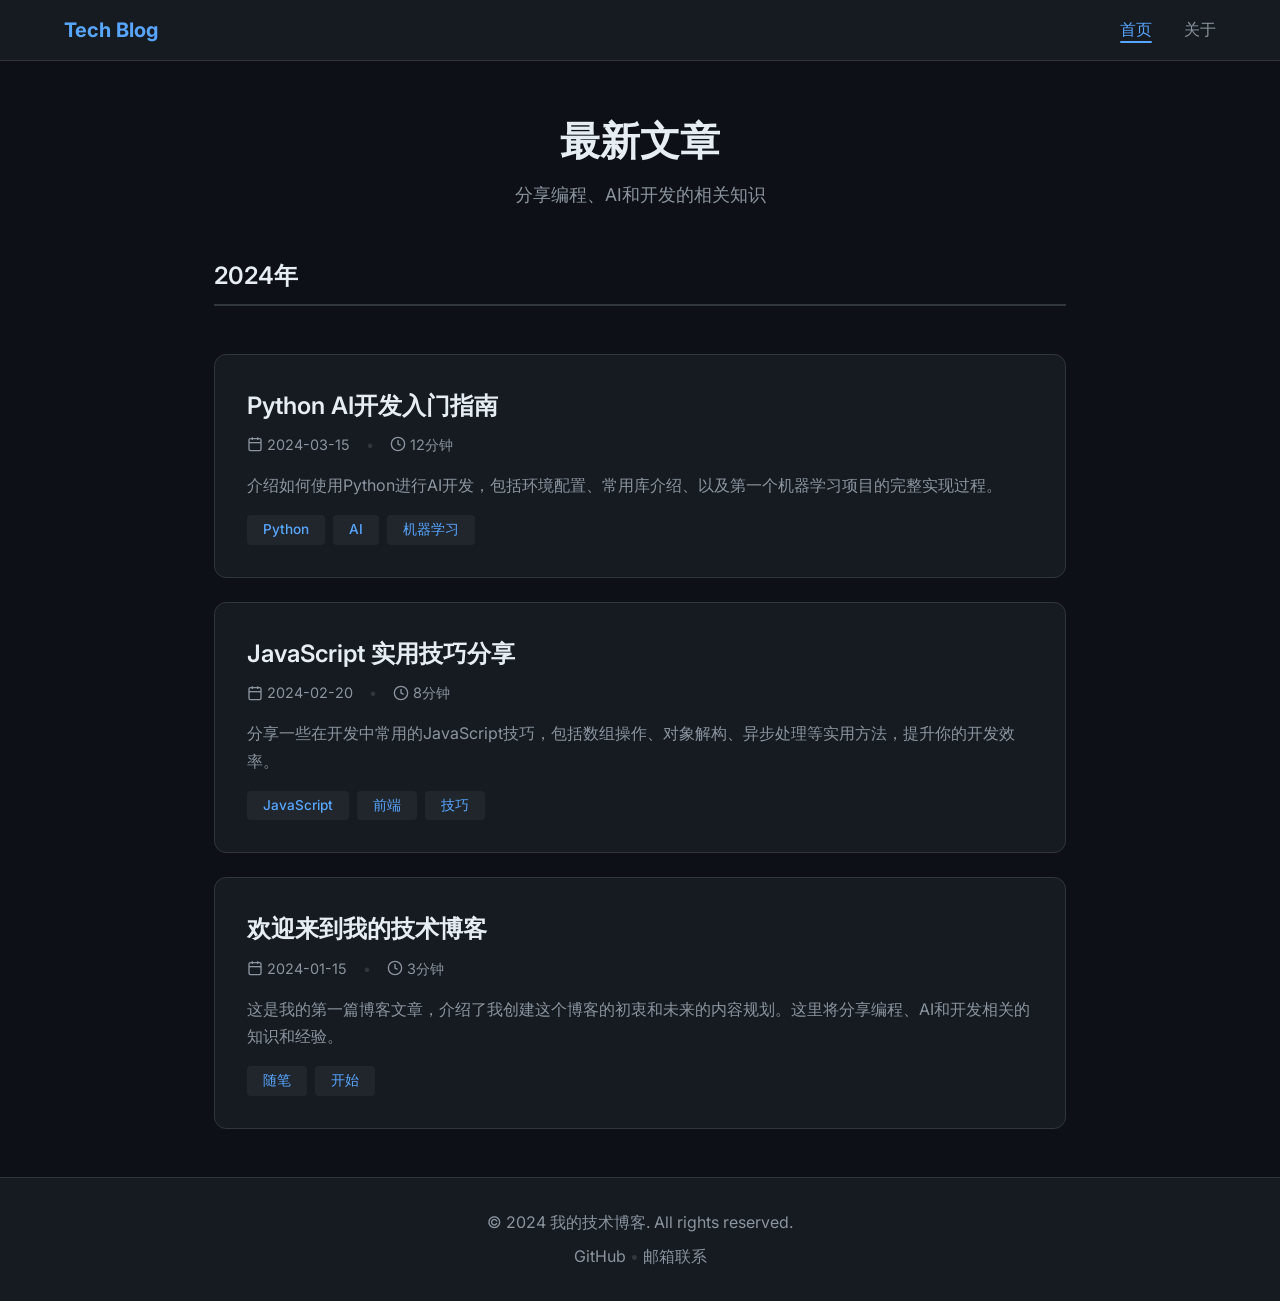
<file: index.html>
<!DOCTYPE html>
<html lang="zh-CN">
<head>
    <meta charset="UTF-8">
    <meta name="viewport" content="width=device-width, initial-scale=1.0">
    <meta name="description" content="技术博客 - 分享编程、AI和开发相关知识">
    <title>我的技术博客</title>

    <!-- CSS -->
    <link rel="stylesheet" href="css/style.css">
    <link rel="stylesheet" href="css/dark-theme.css">

    <!-- Google Fonts -->
    <link rel="preconnect" href="https://fonts.googleapis.com">
    <link rel="preconnect" href="https://fonts.gstatic.com" crossorigin>
    <link href="https://fonts.googleapis.com/css2?family=Inter:wght@400;500;600;700&family=JetBrains+Mono:wght@400;500&display=swap" rel="stylesheet">
</head>
<body>
    <!-- 导航栏 -->
    <nav class="navbar">
        <div class="nav-container">
            <a href="index.html" class="nav-logo">
                <span class="logo-text">Tech Blog</span>
            </a>
            <button class="nav-toggle" aria-label="切换导航菜单">
                <span></span>
                <span></span>
                <span></span>
            </button>
            <ul class="nav-menu">
                <li><a href="index.html" class="nav-link active">首页</a></li>
                <li><a href="about.html" class="nav-link">关于</a></li>
            </ul>
        </div>
    </nav>

    <!-- 主要内容区 -->
    <main class="main-content">
        <div class="container">
            <!-- 页面标题 -->
            <header class="page-header">
                <h1 class="page-title">最新文章</h1>
                <p class="page-subtitle">分享编程、AI和开发的相关知识</p>
            </header>

            <!-- 文章列表容器 -->
            <div id="posts-container" class="posts-container">
                <!-- 文章将通过JavaScript动态加载 -->
                <div class="loading">
                    <div class="spinner"></div>
                    <p>加载中...</p>
                </div>
            </div>
        </div>
    </main>

    <!-- 页脚 -->
    <footer class="footer">
        <div class="container">
            <div class="footer-content">
                <p>&copy; 2024 我的技术博客. All rights reserved.</p>
                <p class="footer-links">
                    <a href="https://github.com" target="_blank" rel="noopener noreferrer">GitHub</a>
                    <span class="separator">•</span>
                    <a href="mailto:your.email@example.com">邮箱联系</a>
                </p>
            </div>
        </div>
    </footer>

    <!-- JavaScript -->
    <script src="js/config.js"></script>
    <script src="js/posts.js"></script>
    <script src="js/main.js"></script>
</body>
</html>
</file>
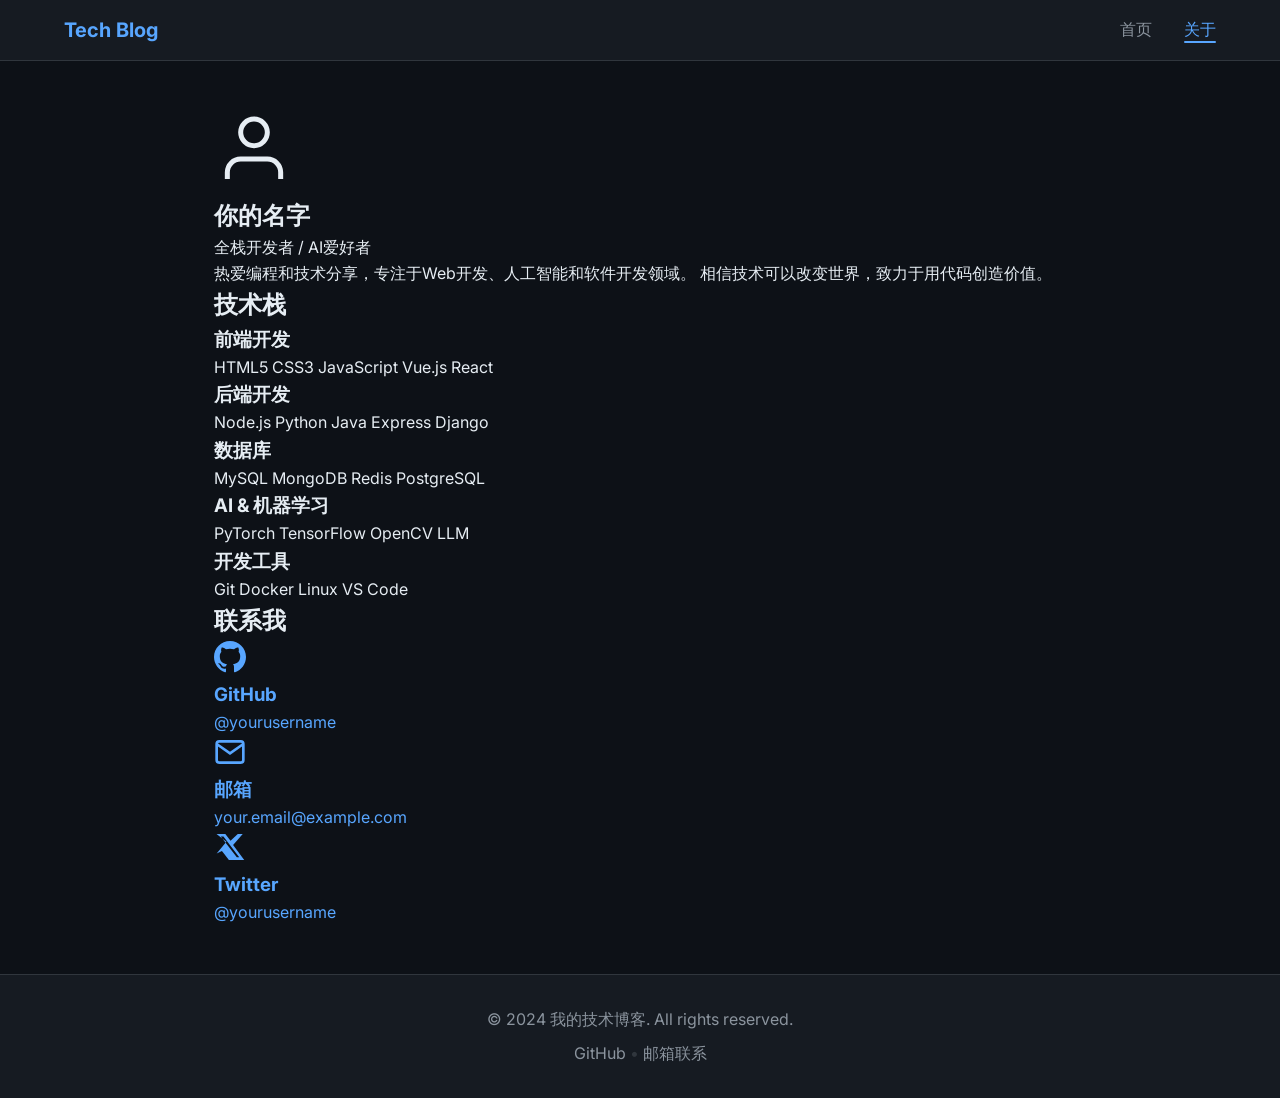
<file: about.html>
<!DOCTYPE html>
<html lang="zh-CN">
<head>
    <meta charset="UTF-8">
    <meta name="viewport" content="width=device-width, initial-scale=1.0">
    <meta name="description" content="关于我 - 技术博客">
    <title>关于我 - 我的技术博客</title>

    <!-- CSS -->
    <link rel="stylesheet" href="css/style.css">
    <link rel="stylesheet" href="css/dark-theme.css">

    <!-- Google Fonts -->
    <link rel="preconnect" href="https://fonts.googleapis.com">
    <link rel="preconnect" href="https://fonts.gstatic.com" crossorigin>
    <link href="https://fonts.googleapis.com/css2?family=Inter:wght@400;500;600;700&family=JetBrains+Mono:wght@400;500&display=swap" rel="stylesheet">
</head>
<body>
    <!-- 导航栏 -->
    <nav class="navbar">
        <div class="nav-container">
            <a href="index.html" class="nav-logo">
                <span class="logo-text">Tech Blog</span>
            </a>
            <button class="nav-toggle" aria-label="切换导航菜单">
                <span></span>
                <span></span>
                <span></span>
            </button>
            <ul class="nav-menu">
                <li><a href="index.html" class="nav-link">首页</a></li>
                <li><a href="about.html" class="nav-link active">关于</a></li>
            </ul>
        </div>
    </nav>

    <!-- 主要内容区 -->
    <main class="main-content">
        <div class="container">
            <!-- 个人简介卡片 -->
            <section class="about-section">
                <div class="about-card">
                    <div class="avatar-wrapper">
                        <div class="avatar">
                            <svg width="80" height="80" viewBox="0 0 24 24" fill="none" stroke="currentColor" stroke-width="1.5">
                                <path d="M20 21v-2a4 4 0 0 0-4-4H8a4 4 0 0 0-4 4v2"/>
                                <circle cx="12" cy="7" r="4"/>
                            </svg>
                        </div>
                    </div>
                    <h1 class="about-name">你的名字</h1>
                    <p class="about-title">全栈开发者 / AI爱好者</p>
                    <p class="about-bio">
                        热爱编程和技术分享，专注于Web开发、人工智能和软件开发领域。
                        相信技术可以改变世界，致力于用代码创造价值。
                    </p>
                </div>
            </section>

            <!-- 技能标签 -->
            <section class="skills-section">
                <h2 class="section-title">技术栈</h2>
                <div class="skills-grid">
                    <div class="skill-category">
                        <h3 class="skill-category-title">前端开发</h3>
                        <div class="skill-tags">
                            <span class="skill-tag">HTML5</span>
                            <span class="skill-tag">CSS3</span>
                            <span class="skill-tag">JavaScript</span>
                            <span class="skill-tag">Vue.js</span>
                            <span class="skill-tag">React</span>
                        </div>
                    </div>
                    <div class="skill-category">
                        <h3 class="skill-category-title">后端开发</h3>
                        <div class="skill-tags">
                            <span class="skill-tag">Node.js</span>
                            <span class="skill-tag">Python</span>
                            <span class="skill-tag">Java</span>
                            <span class="skill-tag">Express</span>
                            <span class="skill-tag">Django</span>
                        </div>
                    </div>
                    <div class="skill-category">
                        <h3 class="skill-category-title">数据库</h3>
                        <div class="skill-tags">
                            <span class="skill-tag">MySQL</span>
                            <span class="skill-tag">MongoDB</span>
                            <span class="skill-tag">Redis</span>
                            <span class="skill-tag">PostgreSQL</span>
                        </div>
                    </div>
                    <div class="skill-category">
                        <h3 class="skill-category-title">AI & 机器学习</h3>
                        <div class="skill-tags">
                            <span class="skill-tag">PyTorch</span>
                            <span class="skill-tag">TensorFlow</span>
                            <span class="skill-tag">OpenCV</span>
                            <span class="skill-tag">LLM</span>
                        </div>
                    </div>
                    <div class="skill-category">
                        <h3 class="skill-category-title">开发工具</h3>
                        <div class="skill-tags">
                            <span class="skill-tag">Git</span>
                            <span class="skill-tag">Docker</span>
                            <span class="skill-tag">Linux</span>
                            <span class="skill-tag">VS Code</span>
                        </div>
                    </div>
                </div>
            </section>

            <!-- 联系方式 -->
            <section class="contact-section">
                <h2 class="section-title">联系我</h2>
                <div class="contact-grid">
                    <a href="https://github.com/yourusername" target="_blank" rel="noopener noreferrer" class="contact-card">
                        <svg width="32" height="32" viewBox="0 0 24 24" fill="currentColor">
                            <path d="M12 0c-6.626 0-12 5.373-12 12 0 5.302 3.438 9.8 8.207 11.387.599.111.793-.261.793-.577v-2.234c-3.338.726-4.033-1.416-4.033-1.416-.546-1.387-1.333-1.756-1.333-1.756-1.089-.745.083-.729.083-.729 1.205.084 1.839 1.237 1.839 1.237 1.07 1.834 2.807 1.304 3.492.997.107-.775.418-1.305.762-1.604-2.665-.305-5.467-1.334-5.467-5.931 0-1.311.469-2.381 1.236-3.221-.124-.303-.535-1.524.117-3.181 0 0 1.008-.322 3.301 1.23.957-.266 1.983-.399 3.003-.404 1.02.005 2.047.138 3.006.404 2.291-1.552 3.297-1.23 3.297-1.23.653 1.657.242 2.878.118 3.181.77.84 1.235 1.911 1.235 3.221 0 4.609-2.807 5.624-5.479 5.921.43.372.823 1.102.823 2.222v3.293c0 .319.192.694.801.576 4.765-1.589 8.199-6.086 8.199-11.386 0-6.627-5.373-12-12-12z"/>
                        </svg>
                        <div class="contact-info">
                            <h3>GitHub</h3>
                            <p>@yourusername</p>
                        </div>
                    </a>
                    <a href="mailto:your.email@example.com" class="contact-card">
                        <svg width="32" height="32" viewBox="0 0 24 24" fill="none" stroke="currentColor" stroke-width="2">
                            <path d="M4 4h16c1.1 0 2 .9 2 2v12c0 1.1-.9 2-2 2H4c-1.1 0-2-.9-2-2V6c0-1.1.9-2 2-2z"/>
                            <polyline points="22,6 12,13 2,6"/>
                        </svg>
                        <div class="contact-info">
                            <h3>邮箱</h3>
                            <p>your.email@example.com</p>
                        </div>
                    </a>
                    <a href="https://twitter.com/yourusername" target="_blank" rel="noopener noreferrer" class="contact-card">
                        <svg width="32" height="32" viewBox="0 0 24 24" fill="currentColor">
                            <path d="M18.244 2.25h3.308l-7.227 8.26 8.352 11.232H11.17l-5.214-6.817L1.99 16.915l7.314-8.898L1.882 2.25h6.628l3.886 5.096 5.448-5.096zm-1.161 17.52h1.833L7.084 4.126H5.103l12.014 15.646z"/>
                        </svg>
                        <div class="contact-info">
                            <h3>Twitter</h3>
                            <p>@yourusername</p>
                        </div>
                    </a>
                </div>
            </section>
        </div>
    </main>

    <!-- 页脚 -->
    <footer class="footer">
        <div class="container">
            <div class="footer-content">
                <p>&copy; 2024 我的技术博客. All rights reserved.</p>
                <p class="footer-links">
                    <a href="https://github.com" target="_blank" rel="noopener noreferrer">GitHub</a>
                    <span class="separator">•</span>
                    <a href="mailto:your.email@example.com">邮箱联系</a>
                </p>
            </div>
        </div>
    </footer>

    <!-- JavaScript -->
    <script src="js/config.js"></script>
    <script src="js/main.js"></script>
</body>
</html>
</file>
<file: css/style.css>
/* ========================================
   全局样式和变量
   ======================================== */

:root {
    /* 颜色变量 */
    --bg-primary: #0d1117;
    --bg-secondary: #161b22;
    --bg-tertiary: #21262d;
    --text-primary: #e6edf3;
    --text-secondary: #8b949e;
    --accent: #58a6ff;
    --accent-hover: #79c0ff;
    --border: #30363d;

    /* 字体 */
    --font-sans: 'Inter', -apple-system, BlinkMacSystemFont, 'Segoe UI', 'PingFang SC', 'Microsoft YaHei', sans-serif;
    --font-mono: 'JetBrains Mono', 'Fira Code', 'Consolas', monospace;

    /* 间距 */
    --spacing-xs: 0.25rem;
    --spacing-sm: 0.5rem;
    --spacing-md: 1rem;
    --spacing-lg: 1.5rem;
    --spacing-xl: 2rem;
    --spacing-2xl: 3rem;

    /* 边框圆角 */
    --radius-sm: 4px;
    --radius-md: 8px;
    --radius-lg: 12px;

    /* 过渡 */
    --transition-fast: 0.15s ease;
    --transition-normal: 0.2s ease;
    --transition-slow: 0.3s ease;

    /* 阴影 */
    --shadow-sm: 0 1px 2px rgba(0, 0, 0, 0.3);
    --shadow-md: 0 4px 6px rgba(0, 0, 0, 0.3);
    --shadow-lg: 0 10px 15px rgba(0, 0, 0, 0.3);
}

/* ========================================
   基础重置
   ======================================== */

* {
    margin: 0;
    padding: 0;
    box-sizing: border-box;
}

html {
    scroll-behavior: smooth;
    -webkit-text-size-adjust: 100%;
}

body {
    font-family: var(--font-sans);
    font-size: 16px;
    line-height: 1.6;
    color: var(--text-primary);
    background-color: var(--bg-primary);
    min-height: 100vh;
    display: flex;
    flex-direction: column;
}

/* ========================================
   布局
   ======================================== */

.container {
    width: 100%;
    max-width: 900px;
    margin: 0 auto;
    padding: 0 var(--spacing-lg);
}

.main-content {
    flex: 1;
    padding: var(--spacing-2xl) 0;
}

/* ========================================
   导航栏
   ======================================== */

.navbar {
    background-color: var(--bg-secondary);
    border-bottom: 1px solid var(--border);
    position: sticky;
    top: 0;
    z-index: 100;
}

.nav-container {
    max-width: 1200px;
    margin: 0 auto;
    padding: 0 var(--spacing-lg);
    display: flex;
    justify-content: space-between;
    align-items: center;
    height: 60px;
}

.nav-logo {
    display: flex;
    align-items: center;
    gap: var(--spacing-sm);
    text-decoration: none;
    color: var(--text-primary);
}

.logo-text {
    font-size: 1.25rem;
    font-weight: 700;
    color: var(--accent);
}

.nav-menu {
    display: flex;
    list-style: none;
    gap: var(--spacing-xl);
}

.nav-link {
    color: var(--text-secondary);
    text-decoration: none;
    font-weight: 500;
    transition: color var(--transition-normal);
    position: relative;
}

.nav-link:hover,
.nav-link.active {
    color: var(--accent);
}

.nav-link.active::after {
    content: '';
    position: absolute;
    bottom: -4px;
    left: 0;
    right: 0;
    height: 2px;
    background-color: var(--accent);
    border-radius: var(--radius-sm);
}

.nav-toggle {
    display: none;
    background: none;
    border: none;
    cursor: pointer;
    padding: var(--spacing-sm);
}

.nav-toggle span {
    display: block;
    width: 24px;
    height: 2px;
    background-color: var(--text-primary);
    margin: 5px 0;
    transition: var(--transition-normal);
}

/* ========================================
   页面标题
   ======================================== */

.page-header {
    text-align: center;
    margin-bottom: var(--spacing-2xl);
}

.page-title {
    font-size: 2.5rem;
    font-weight: 700;
    margin-bottom: var(--spacing-sm);
    color: var(--text-primary);
}

.page-subtitle {
    color: var(--text-secondary);
    font-size: 1.1rem;
}

/* ========================================
   文章列表
   ======================================== */

.posts-container {
    display: flex;
    flex-direction: column;
    gap: var(--spacing-lg);
}

.post-card {
    background-color: var(--bg-secondary);
    border: 1px solid var(--border);
    border-radius: var(--radius-lg);
    padding: var(--spacing-xl);
    transition: all var(--transition-normal);
    cursor: pointer;
}

.post-card:hover {
    border-color: var(--accent);
    transform: translateY(-2px);
    box-shadow: var(--shadow-md);
}

.post-card-header {
    margin-bottom: var(--spacing-md);
}

.post-card-title {
    font-size: 1.5rem;
    font-weight: 600;
    color: var(--text-primary);
    margin-bottom: var(--spacing-sm);
    transition: color var(--transition-normal);
}

.post-card:hover .post-card-title {
    color: var(--accent);
}

.post-card-meta {
    display: flex;
    align-items: center;
    gap: var(--spacing-md);
    color: var(--text-secondary);
    font-size: 0.9rem;
}

.post-card-date {
    display: flex;
    align-items: center;
    gap: var(--spacing-xs);
}

.post-card-reading-time {
    display: flex;
    align-items: center;
    gap: var(--spacing-xs);
}

.separator {
    color: var(--border);
}

.post-card-summary {
    color: var(--text-secondary);
    line-height: 1.7;
    margin-bottom: var(--spacing-md);
}

.post-card-tags {
    display: flex;
    flex-wrap: wrap;
    gap: var(--spacing-sm);
}

.tag {
    background-color: var(--bg-tertiary);
    color: var(--accent);
    padding: var(--spacing-xs) var(--spacing-md);
    border-radius: var(--radius-sm);
    font-size: 0.85rem;
    font-weight: 500;
}

/* 时间归档分组 */
.archive-year {
    font-size: 1.5rem;
    font-weight: 600;
    color: var(--text-primary);
    margin-top: var(--spacing-2xl);
    margin-bottom: var(--spacing-lg);
    padding-bottom: var(--spacing-sm);
    border-bottom: 2px solid var(--border);
}

.archive-year:first-child {
    margin-top: 0;
}

/* ========================================
   加载动画
   ======================================== */

.loading {
    display: flex;
    flex-direction: column;
    align-items: center;
    justify-content: center;
    padding: var(--spacing-2xl);
    color: var(--text-secondary);
}

.spinner {
    width: 40px;
    height: 40px;
    border: 3px solid var(--border);
    border-top-color: var(--accent);
    border-radius: 50%;
    animation: spin 1s linear infinite;
    margin-bottom: var(--spacing-md);
}

@keyframes spin {
    to {
        transform: rotate(360deg);
    }
}

/* ========================================
   页脚
   ======================================== */

.footer {
    background-color: var(--bg-secondary);
    border-top: 1px solid var(--border);
    padding: var(--spacing-xl) 0;
    margin-top: auto;
}

.footer-content {
    text-align: center;
    color: var(--text-secondary);
}

.footer-links {
    margin-top: var(--spacing-sm);
}

.footer-links a {
    color: var(--text-secondary);
    text-decoration: none;
    transition: color var(--transition-normal);
}

.footer-links a:hover {
    color: var(--accent);
}

/* ========================================
   响应式设计
   ======================================== */

@media (max-width: 768px) {
    .nav-menu {
        display: none;
        position: absolute;
        top: 60px;
        left: 0;
        right: 0;
        background-color: var(--bg-secondary);
        border-bottom: 1px solid var(--border);
        padding: var(--spacing-lg);
        flex-direction: column;
        gap: var(--spacing-md);
    }

    .nav-menu.active {
        display: flex;
    }

    .nav-toggle {
        display: block;
    }

    .page-title {
        font-size: 2rem;
    }

    .post-card {
        padding: var(--spacing-lg);
    }

    .post-card-title {
        font-size: 1.25rem;
    }
}
</file>
<file: css/dark-theme.css>
/* ========================================
   深色主题样式
   ======================================== */

/* 滚动条样式 */
::-webkit-scrollbar {
    width: 8px;
    height: 8px;
}

::-webkit-scrollbar-track {
    background: var(--bg-primary);
}

::-webkit-scrollbar-thumb {
    background: var(--bg-tertiary);
    border-radius: 4px;
}

::-webkit-scrollbar-thumb:hover {
    background: var(--border);
}

/* 选择文本样式 */
::selection {
    background-color: rgba(88, 166, 255, 0.3);
    color: var(--text-primary);
}

/* 链接样式 */
a {
    color: var(--accent);
    text-decoration: none;
    transition: color var(--transition-normal);
}

a:hover {
    color: var(--accent-hover);
}

/* 代码样式 */
code {
    background-color: var(--bg-tertiary);
    padding: 0.2em 0.4em;
    border-radius: var(--radius-sm);
    font-family: var(--font-mono);
    font-size: 0.9em;
    color: #ff7b72;
}

/* 引用块样式 */
blockquote {
    border-left: 4px solid var(--accent);
    padding-left: var(--spacing-lg);
    margin: var(--spacing-lg) 0;
    color: var(--text-secondary);
    font-style: italic;
}

/* 水平线样式 */
hr {
    border: none;
    height: 1px;
    background-color: var(--border);
    margin: var(--spacing-2xl) 0;
}

/* 图片样式 */
img {
    max-width: 100%;
    height: auto;
    border-radius: var(--radius-md);
    display: block;
    margin: var(--spacing-lg) auto;
}

/* 表格样式 */
table {
    width: 100%;
    border-collapse: collapse;
    margin: var(--spacing-lg) 0;
}

th, td {
    padding: var(--spacing-md);
    text-align: left;
    border-bottom: 1px solid var(--border);
}

th {
    background-color: var(--bg-secondary);
    font-weight: 600;
}

tr:hover {
    background-color: var(--bg-tertiary);
}
</file>
